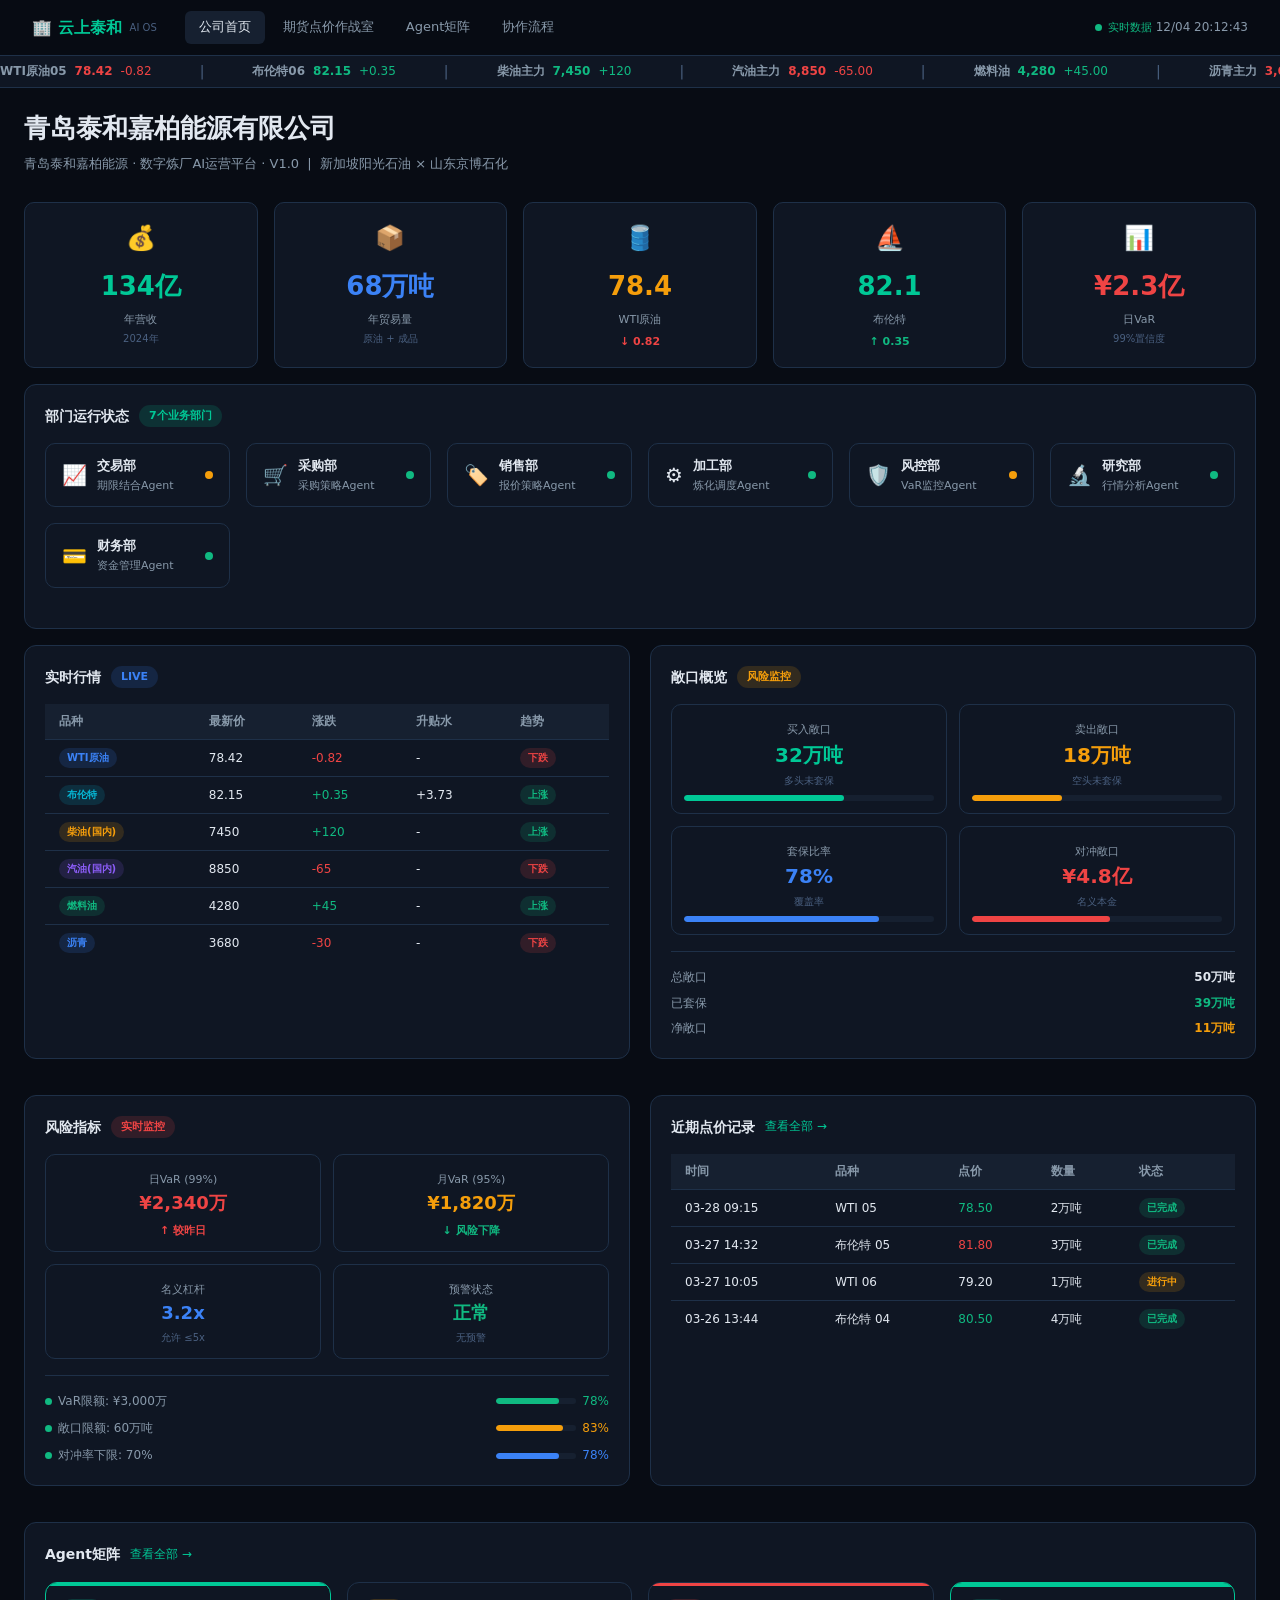
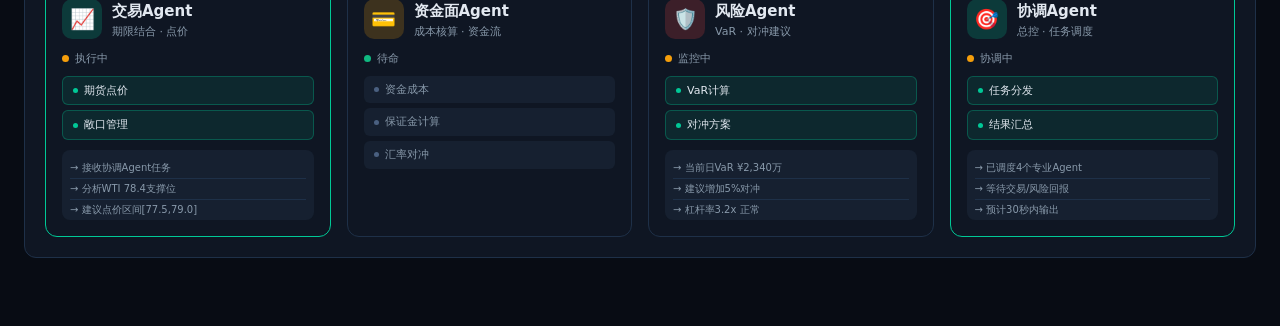
<file: index.html>
<!DOCTYPE html>
<html lang="zh-CN">
<head>
<meta charset="UTF-8">
<meta name="viewport" content="width=device-width, initial-scale=1.0">
<title>云上泰和 · 青岛泰和嘉柏能源有限公司</title>
<link rel="stylesheet" href="css/style.css">
</head>
<body>

<!-- Ticker -->
<div class="ticker-wrap" id="tickerWrap">
  <div class="ticker-inner" id="ticker"></div>
</div>

<!-- Navigation -->
<nav>
  <div class="brand">🏢 云上泰和 <span class="sub">AI OS</span></div>
  <a href="index.html" class="active">公司首页</a>
  <a href="trading.html">期货点价作战室</a>
  <a href="agents.html">Agent矩阵</a>
  <a href="flow.html">协作流程</a>
  <div class="spacer"></div>
  <div class="live-indicator">
    <div class="live-dot"></div>
    <span>实时数据</span>
  </div>
  <span class="time" id="clock">-</span>
</nav>

<div class="container">

  <!-- Hero -->
  <div style="margin-bottom:28px;">
    <h1 style="font-size:26px;font-weight:900;margin-bottom:4px;">青岛泰和嘉柏能源有限公司</h1>
    <p style="color:var(--text2);font-size:13px;">青岛泰和嘉柏能源 · 数字炼厂AI运营平台 · V1.0 &nbsp;|&nbsp; 新加坡阳光石油 × 山东京博石化</p>
  </div>

  <!-- KPI Row -->
  <div class="grid-5 mb-16">
    <div class="kpi-card">
      <div class="icon">💰</div>
      <div class="value" style="color:var(--accent);" id="kpi-revenue">134亿</div>
      <div class="label">年营收</div>
      <div class="sub">2024年</div>
    </div>
    <div class="kpi-card">
      <div class="icon">📦</div>
      <div class="value" style="color:var(--accent3);" id="kpi-volume">68万吨</div>
      <div class="label">年贸易量</div>
      <div class="sub">原油 + 成品</div>
    </div>
    <div class="kpi-card">
      <div class="icon">🛢️</div>
      <div class="value" style="color:#f59e0b;" id="kpi-crude">78.4</div>
      <div class="label">WTI原油</div>
      <div class="sub change down" id="kpi-crude-chg">↓ 0.82</div>
    </div>
    <div class="kpi-card">
      <div class="icon">⛵</div>
      <div class="value" style="color:#00c896;" id="kpi-brent">82.1</div>
      <div class="label">布伦特</div>
      <div class="sub change up" id="kpi-brent-chg">↑ 0.35</div>
    </div>
    <div class="kpi-card">
      <div class="icon">📊</div>
      <div class="value" style="color:var(--danger);" id="kpi-var">¥2.3亿</div>
      <div class="label">日VaR</div>
      <div class="sub">99%置信度</div>
    </div>
  </div>

  <!-- Department Status -->
  <div class="panel mb-16">
    <div class="panel-header">
      <div class="panel-title">部门运行状态</div>
      <span class="panel-badge">7个业务部门</span>
    </div>
    <div class="dept-status" id="deptStatus">
      <div class="dept-chip">
        <div class="dept-icon">📈</div>
        <div><div class="dept-name">交易部</div><div class="dept-agent">期限结合Agent</div></div>
        <div class="dept-status-dot busy"></div>
      </div>
      <div class="dept-chip">
        <div class="dept-icon">🛒</div>
        <div><div class="dept-name">采购部</div><div class="dept-agent">采购策略Agent</div></div>
        <div class="dept-status-dot idle"></div>
      </div>
      <div class="dept-chip">
        <div class="dept-icon">🏷️</div>
        <div><div class="dept-name">销售部</div><div class="dept-agent">报价策略Agent</div></div>
        <div class="dept-status-dot idle"></div>
      </div>
      <div class="dept-chip">
        <div class="dept-icon">⚙️</div>
        <div><div class="dept-name">加工部</div><div class="dept-agent">炼化调度Agent</div></div>
        <div class="dept-status-dot idle"></div>
      </div>
      <div class="dept-chip">
        <div class="dept-icon">🛡️</div>
        <div><div class="dept-name">风控部</div><div class="dept-agent">VaR监控Agent</div></div>
        <div class="dept-status-dot busy"></div>
      </div>
      <div class="dept-chip">
        <div class="dept-icon">🔬</div>
        <div><div class="dept-name">研究部</div><div class="dept-agent">行情分析Agent</div></div>
        <div class="dept-status-dot idle"></div>
      </div>
      <div class="dept-chip">
        <div class="dept-icon">💳</div>
        <div><div class="dept-name">财务部</div><div class="dept-agent">资金管理Agent</div></div>
        <div class="dept-status-dot idle"></div>
      </div>
    </div>
  </div>

  <!-- Main Grid -->
  <div class="grid-2 mb-16">

    <!-- Market Overview -->
    <div class="panel">
      <div class="panel-header">
        <div class="panel-title">实时行情</div>
        <span class="panel-badge info">LIVE</span>
      </div>
      <table class="data-table">
        <thead><tr><th>品种</th><th>最新价</th><th>涨跌</th><th>升贴水</th><th>趋势</th></tr></thead>
        <tbody id="marketTable">
          <tr><td><span class="tag tag-blue">WTI原油</span></td><td id="m-wti">78.42</td><td class="down" id="m-wti-chg">-0.82</td><td>-</td><td><span class="tag tag-red">下跌</span></td></tr>
          <tr><td><span class="tag tag-cyan">布伦特</span></td><td id="m-brent">82.15</td><td class="up" id="m-brent-chg">+0.35</td><td>+3.73</td><td><span class="tag tag-green">上涨</span></td></tr>
          <tr><td><span class="tag tag-yellow">柴油(国内)</span></td><td>7450</td><td class="up">+120</td><td>-</td><td><span class="tag tag-green">上涨</span></td></tr>
          <tr><td><span class="tag tag-purple">汽油(国内)</span></td><td>8850</td><td class="down">-65</td><td>-</td><td><span class="tag tag-red">下跌</span></td></tr>
          <tr><td><span class="tag tag-green">燃料油</span></td><td>4280</td><td class="up">+45</td><td>-</td><td><span class="tag tag-green">上涨</span></td></tr>
          <tr><td><span class="tag tag-blue">沥青</span></td><td>3680</td><td class="down">-30</td><td>-</td><td><span class="tag tag-red">下跌</span></td></tr>
        </tbody>
      </table>
    </div>

    <!-- Position Overview -->
    <div class="panel">
      <div class="panel-header">
        <div class="panel-title">敞口概览</div>
        <span class="panel-badge warn">风险监控</span>
      </div>
      <div class="grid-2" style="gap:12px;">
        <div class="kpi-card" style="padding:12px;">
          <div class="label">买入敞口</div>
          <div class="value" style="color:#00c896;font-size:20px;">32万吨</div>
          <div class="sub">多头未套保</div>
          <div class="progress-bar"><div class="progress-fill" style="width:64%;background:#00c896;"></div></div>
        </div>
        <div class="kpi-card" style="padding:12px;">
          <div class="label">卖出敞口</div>
          <div class="value" style="color:#f59e0b;font-size:20px;">18万吨</div>
          <div class="sub">空头未套保</div>
          <div class="progress-bar"><div class="progress-fill" style="width:36%;background:#f59e0b;"></div></div>
        </div>
        <div class="kpi-card" style="padding:12px;">
          <div class="label">套保比率</div>
          <div class="value" style="color:var(--accent3);font-size:20px;">78%</div>
          <div class="sub">覆盖率</div>
          <div class="progress-bar"><div class="progress-fill" style="width:78%;background:var(--accent3);"></div></div>
        </div>
        <div class="kpi-card" style="padding:12px;">
          <div class="label">对冲敞口</div>
          <div class="value" style="color:var(--danger);font-size:20px;">¥4.8亿</div>
          <div class="sub">名义本金</div>
          <div class="progress-bar"><div class="progress-fill" style="width:55%;background:var(--danger);"></div></div>
        </div>
      </div>
      <div class="divider"></div>
      <div style="font-size:12px;color:var(--text2);">
        <div style="display:flex;justify-content:space-between;margin-bottom:6px;">
          <span>总敞口</span><span style="color:var(--text);font-weight:600;">50万吨</span>
        </div>
        <div style="display:flex;justify-content:space-between;margin-bottom:6px;">
          <span>已套保</span><span style="color:var(--success);font-weight:600;">39万吨</span>
        </div>
        <div style="display:flex;justify-content:space-between;">
          <span>净敞口</span><span style="color:var(--warn);font-weight:600;">11万吨</span>
        </div>
      </div>
    </div>
  </div>

  <!-- Risk & Trading -->
  <div class="grid-2 mb-16">

    <!-- Risk Panel -->
    <div class="panel">
      <div class="panel-header">
        <div class="panel-title">风险指标</div>
        <span class="panel-badge danger">实时监控</span>
      </div>
      <div style="display:grid;grid-template-columns:1fr 1fr;gap:12px;">
        <div class="kpi-card" style="padding:12px;">
          <div class="label">日VaR (99%)</div>
          <div class="value" style="color:var(--danger);font-size:18px;">¥2,340万</div>
          <div class="change down">↑ 较昨日</div>
        </div>
        <div class="kpi-card" style="padding:12px;">
          <div class="label">月VaR (95%)</div>
          <div class="value" style="color:var(--warn);font-size:18px;">¥1,820万</div>
          <div class="change up">↓ 风险下降</div>
        </div>
        <div class="kpi-card" style="padding:12px;">
          <div class="label">名义杠杆</div>
          <div class="value" style="color:var(--accent3);font-size:18px;">3.2x</div>
          <div class="sub">允许 ≤5x</div>
        </div>
        <div class="kpi-card" style="padding:12px;">
          <div class="label">预警状态</div>
          <div class="value" style="color:var(--success);font-size:18px;">正常</div>
          <div class="sub">无预警</div>
        </div>
      </div>
      <div class="divider"></div>
      <div style="font-size:12px;">
        <div style="display:flex;align-items:center;gap:6px;margin-bottom:8px;">
          <span class="status-dot idle"></span>
          <span style="color:var(--text2);">VaR限额: ¥3,000万</span>
          <div style="margin-left:auto;background:var(--surface2);border-radius:4px;height:6px;width:80px;overflow:hidden;"><div style="width:78%;height:100%;background:var(--success);border-radius:4px;"></div></div>
          <span style="color:var(--success);">78%</span>
        </div>
        <div style="display:flex;align-items:center;gap:6px;margin-bottom:8px;">
          <span class="status-dot idle"></span>
          <span style="color:var(--text2);">敞口限额: 60万吨</span>
          <div style="margin-left:auto;background:var(--surface2);border-radius:4px;height:6px;width:80px;overflow:hidden;"><div style="width:83%;height:100%;background:var(--warn);border-radius:4px;"></div></div>
          <span style="color:var(--warn);">83%</span>
        </div>
        <div style="display:flex;align-items:center;gap:6px;">
          <span class="status-dot idle"></span>
          <span style="color:var(--text2);">对冲率下限: 70%</span>
          <div style="margin-left:auto;background:var(--surface2);border-radius:4px;height:6px;width:80px;overflow:hidden;"><div style="width:78%;height:100%;background:var(--accent3);border-radius:4px;"></div></div>
          <span style="color:var(--accent3);">78%</span>
        </div>
      </div>
    </div>

    <!-- Recent Hedges -->
    <div class="panel">
      <div class="panel-header">
        <div class="panel-title">近期点价记录</div>
        <a href="trading.html" style="font-size:12px;color:var(--accent);">查看全部 →</a>
      </div>
      <table class="data-table">
        <thead><tr><th>时间</th><th>品种</th><th>点价</th><th>数量</th><th>状态</th></tr></thead>
        <tbody id="hedgeTable">
          <tr><td>03-28 09:15</td><td>WTI 05</td><td class="up">78.50</td><td>2万吨</td><td><span class="tag tag-green">已完成</span></td></tr>
          <tr><td>03-27 14:32</td><td>布伦特 05</td><td class="down">81.80</td><td>3万吨</td><td><span class="tag tag-green">已完成</span></td></tr>
          <tr><td>03-27 10:05</td><td>WTI 06</td><td>79.20</td><td>1万吨</td><td><span class="tag tag-yellow">进行中</span></td></tr>
          <tr><td>03-26 13:44</td><td>布伦特 04</td><td class="up">80.50</td><td>4万吨</td><td><span class="tag tag-green">已完成</span></td></tr>
        </tbody>
      </table>
    </div>
  </div>

  <!-- Agent Matrix Summary -->
  <div class="panel">
    <div class="panel-header">
      <div class="panel-title">Agent矩阵</div>
      <a href="agents.html" style="font-size:12px;color:var(--accent);">查看全部 →</a>
    </div>
    <div class="grid-4">
      <div class="agent-card trading active" style="cursor:default;">
        <div class="agent-header">
          <div class="agent-icon">📈</div>
          <div><div class="agent-name">交易Agent</div><div class="agent-role">期限结合 · 点价</div></div>
        </div>
        <div class="agent-status-row"><span class="status-dot busy"></span><span class="status-text">执行中</span></div>
        <div class="skill active"><div class="skill-dot"></div><span class="skill-name">期货点价</span></div>
        <div class="skill active"><div class="skill-dot"></div><span class="skill-name">敞口管理</span></div>
        <div class="agent-log"><div class="line">→ 接收协调Agent任务</div><div class="line">→ 分析WTI 78.4支撑位</div><div class="line">→ 建议点价区间[77.5,79.0]</div></div>
      </div>
      <div class="agent-card capital">
        <div class="agent-header">
          <div class="agent-icon" style="background:rgba(245,158,11,0.2);">💳</div>
          <div><div class="agent-name">资金面Agent</div><div class="agent-role">成本核算 · 资金流</div></div>
        </div>
        <div class="agent-status-row"><span class="status-dot idle"></span><span class="status-text">待命</span></div>
        <div class="skill"><div class="skill-dot"></div><span class="skill-name">资金成本</span></div>
        <div class="skill"><div class="skill-dot"></div><span class="skill-name">保证金计算</span></div>
        <div class="skill"><div class="skill-dot"></div><span class="skill-name">汇率对冲</span></div>
      </div>
      <div class="agent-card risk">
        <div class="agent-header">
          <div class="agent-icon" style="background:rgba(239,68,68,0.2);">🛡️</div>
          <div><div class="agent-name">风险Agent</div><div class="agent-role">VaR · 对冲建议</div></div>
        </div>
        <div class="agent-status-row"><span class="status-dot busy"></span><span class="status-text">监控中</span></div>
        <div class="skill active"><div class="skill-dot"></div><span class="skill-name">VaR计算</span></div>
        <div class="skill active"><div class="skill-dot"></div><span class="skill-name">对冲方案</span></div>
        <div class="agent-log"><div class="line">→ 当前日VaR ¥2,340万</div><div class="line">→ 建议增加5%对冲</div><div class="line">→ 杠杆率3.2x 正常</div></div>
      </div>
      <div class="agent-card master" style="border-color:var(--accent);">
        <div class="agent-header">
          <div class="agent-icon" style="background:rgba(0,200,150,0.2);">🎯</div>
          <div><div class="agent-name">协调Agent</div><div class="agent-role">总控 · 任务调度</div></div>
        </div>
        <div class="agent-status-row"><span class="status-dot busy"></span><span class="status-text">协调中</span></div>
        <div class="skill active"><div class="skill-dot"></div><span class="skill-name">任务分发</span></div>
        <div class="skill active"><div class="skill-dot"></div><span class="skill-name">结果汇总</span></div>
        <div class="agent-log"><div class="line">→ 已调度4个专业Agent</div><div class="line">→ 等待交易/风险回报</div><div class="line">→ 预计30秒内输出</div></div>
      </div>
    </div>
  </div>

</div>

<script>
// Clock
function updateClock(){
  const now=new Date();
  document.getElementById('clock').textContent=now.toLocaleString('zh-CN',{month:'2-digit',day:'2-digit',hour:'2-digit',minute:'2-digit',second:'2-digit',hour12:false});
}
setInterval(updateClock,1000); updateClock();

// Ticker Data
const tickers=[
  {sym:'WTI原油05',price:78.42,chg:-0.82},
  {sym:'布伦特06',price:82.15,chg:0.35},
  {sym:'柴油主力',price:7450,chg:120},
  {sym:'汽油主力',price:8850,chg:-65},
  {sym:'燃料油',price:4280,chg:45},
  {sym:'沥青主力',price:3680,chg:-30},
  {sym:'沪铜主力',price:72800,chg:320},
  {sym:'美元/人民币',price:7.2480,chg:-0.0032},
];
function renderTicker(){
  const inner=document.getElementById('ticker');
  const items=tickers.map(t=>{
    const cls=t.chg>=0?'up':'down';
    const sign=t.chg>=0?'+':'';
    return `<div class="ticker-item"><span class="sym">${t.sym}</span><span class="price ${cls}">${typeof t.price==='number'&&t.price<100?t.price.toFixed(2):t.price.toLocaleString()}</span><span class="${cls}">${sign}${typeof t.chg==='number'&&Math.abs(t.chg)<100?t.chg.toFixed(2):t.chg}</span></div><span class="ticker-sep">|</span>`;
  }).join('');
  inner.innerHTML=items+items;
}
renderTicker();

// Simulate market updates
function updatePrices(){
  tickers.forEach(t=>{
    const delta=(Math.random()-0.5)*0.3;
    t.price=Math.round((t.price+delta)*100)/100;
    t.chg=Math.round((t.chg+(Math.random()-0.5)*0.1)*100)/100;
  });
  // Update DOM
  document.querySelector('#marketTable tr:nth-child(1) td:nth-child(2)').textContent=document.querySelector('#marketTable tr:nth-child(1) td:nth-child(2)').textContent;
  renderTicker();
}
setInterval(updatePrices,8000);
</script>
</body>
</html>
</file>
<file: css/style.css>
:root{
  --bg:#080c14;
  --surface:#0f1623;
  --surface2:#162030;
  --surface3:#1c2a40;
  --border:#1e3048;
  --accent:#00c896;
  --accent2:#f59e0b;
  --accent3:#3b82f6;
  --warn:#f59e0b;
  --danger:#ef4444;
  --success:#10b981;
  --text:#e2e8f0;
  --text2:#8899aa;
  --text3:#4a6080;
}
*{box-sizing:border-box;margin:0;padding:0;}
html{font-size:14px;}
body{font-family:'PingFang SC','Microsoft YaHei',system-ui,sans-serif;background:var(--bg);color:var(--text);line-height:1.6;min-height:100vh;}
a{color:inherit;text-decoration:none;}

/* Scrollbar */
::-webkit-scrollbar{width:6px;height:6px;}
::-webkit-scrollbar-track{background:var(--surface);}
::-webkit-scrollbar-thumb{background:var(--border);border-radius:3px;}

/* Animations */
@keyframes pulse{0%,100%{opacity:1;}50%{opacity:0.4;}}
@keyframes glow{0%,100%{box-shadow:0 0 12px rgba(0,200,150,0.2);}50%{box-shadow:0 0 30px rgba(0,200,150,0.5);}}
@keyframes glow2{0%,100%{box-shadow:0 0 12px rgba(245,158,11,0.2);}50%{box-shadow:0 0 30px rgba(245,158,11,0.5);}}
@keyframes fadeIn{from{opacity:0;transform:translateY(-6px);}to{opacity:1;transform:translateY(0);}}
@keyframes slideIn{from{opacity:0;transform:translateX(-12px);}to{opacity:1;transform:translateX(0);}}
@keyframes ticker{0%{transform:translateX(0);}100%{transform:translateX(-50%);}}
@keyframes blink{0%,100%{opacity:1;}50%{opacity:0;}}
@keyframes flowDot{0%{opacity:0;transform:scale(0.5);}20%{opacity:1;transform:scale(1);}80%{opacity:1;transform:scale(1);}100%{opacity:0;transform:scale(0.5);}}

/* Navigation */
nav{position:fixed;top:0;left:0;right:0;z-index:1000;background:rgba(8,12,20,0.96);backdrop-filter:blur(16px);border-bottom:1px solid var(--border);padding:0 32px;display:flex;align-items:center;height:56px;gap:4px;}
nav .brand{font-weight:800;font-size:16px;color:var(--accent);margin-right:24px;white-space:nowrap;display:flex;align-items:center;gap:8px;}
nav .brand .sub{font-size:10px;color:var(--text3);font-weight:400;}
nav a{color:var(--text2);text-decoration:none;font-size:13px;padding:6px 14px;border-radius:6px;transition:all 0.2s;white-space:nowrap;}
nav a:hover,nav a.active{color:var(--text);background:var(--surface2);}
nav .spacer{flex:1;}
nav .live-indicator{display:flex;align-items:center;gap:6px;font-size:11px;color:var(--success);}
nav .live-dot{width:7px;height:7px;border-radius:50%;background:var(--success);animation:pulse 1.5s infinite;}
nav .time{font-size:12px;color:var(--text2);font-variant-numeric:tabular-nums;}

/* Ticker */
.ticker-wrap{position:fixed;top:56px;left:0;right:0;z-index:999;background:var(--surface);border-bottom:1px solid var(--border);overflow:hidden;height:32px;display:flex;align-items:center;}
.ticker-inner{display:flex;gap:48px;white-space:nowrap;animation:ticker 30s linear infinite;align-items:center;}
.ticker-item{display:flex;align-items:center;gap:8px;font-size:12px;}
.ticker-item .sym{color:var(--text2);font-weight:600;}
.ticker-item .price{font-weight:700;color:var(--text);}
.ticker-item .up{color:var(--success);}
.ticker-item .down{color:var(--danger);}
.ticker-sep{color:var(--text3);}

/* Container */
.container{max-width:1440px;margin:0 auto;padding:108px 24px 48px;}
.container-narrow{max-width:1100px;margin:0 auto;padding:108px 24px 48px;}

/* Panels */
.panel{background:var(--surface);border:1px solid var(--border);border-radius:12px;padding:20px;margin-bottom:20px;}
.panel-header{display:flex;align-items:center;gap:10px;margin-bottom:16px;}
.panel-title{font-size:14px;font-weight:700;color:var(--text);}
.panel-badge{padding:2px 10px;border-radius:20px;font-size:11px;font-weight:600;background:rgba(0,200,150,0.15);color:var(--accent);}
.panel-badge.warn{background:rgba(245,158,11,0.15);color:var(--warn);}
.panel-badge.danger{background:rgba(239,68,68,0.15);color:var(--danger);}
.panel-badge.success{background:rgba(16,185,129,0.15);color:var(--success);}
.panel-badge.info{background:rgba(59,130,246,0.15);color:var(--accent3);}

/* Grids */
.grid-2{display:grid;grid-template-columns:1fr 1fr;gap:20px;}
.grid-3{display:grid;grid-template-columns:repeat(3,1fr);gap:20px;}
.grid-4{display:grid;grid-template-columns:repeat(4,1fr);gap:16px;}
.grid-5{display:grid;grid-template-columns:repeat(5,1fr);gap:16px;}
.grid-2-3{display:grid;grid-template-columns:2fr 3fr;gap:20px;}

/* KPI Cards */
.kpi-card{background:var(--surface);border:1px solid var(--border);border-radius:10px;padding:16px;text-align:center;transition:border-color 0.3s;}
.kpi-card:hover{border-color:var(--accent);}
.kpi-card .icon{font-size:24px;margin-bottom:8px;}
.kpi-card .value{font-size:26px;font-weight:800;font-variant-numeric:tabular-nums;}
.kpi-card .label{font-size:11px;color:var(--text2);margin-top:4px;}
.kpi-card .sub{font-size:10px;color:var(--text3);margin-top:2px;}
.kpi-card .change{font-size:11px;margin-top:4px;font-weight:600;}
.kpi-card .change.up{color:var(--success);}
.kpi-card .change.down{color:var(--danger);}

/* Data Table */
.data-table{width:100%;border-collapse:collapse;font-size:12px;}
.data-table th{background:var(--surface2);padding:8px 14px;text-align:left;color:var(--text2);font-weight:600;border-bottom:1px solid var(--border);}
.data-table td{padding:8px 14px;border-bottom:1px solid var(--border);font-variant-numeric:tabular-nums;}
.data-table tr:last-child td{border:none;}
.data-table .up{color:var(--success);}
.data-table .down{color:var(--danger);}
.data-table .tag{padding:2px 8px;border-radius:10px;font-size:10px;font-weight:600;}
.data-table .tag-green{background:rgba(16,185,129,0.15);color:var(--success);}
.data-table .tag-red{background:rgba(239,68,68,0.15);color:var(--danger);}
.data-table .tag-yellow{background:rgba(245,158,11,0.15);color:var(--warn);}
.data-table .tag-blue{background:rgba(59,130,246,0.15);color:var(--accent3);}

/* Agent Card */
.agent-card{background:var(--surface);border:1px solid var(--border);border-radius:12px;padding:16px;transition:all 0.3s;position:relative;overflow:hidden;cursor:pointer;}
.agent-card:hover{border-color:var(--accent);transform:translateY(-2px);}
.agent-card::before{content:'';position:absolute;top:0;left:0;right:0;height:3px;}
.agent-card.trading::before{background:#00c896;}
.agent-card.purchase::before{background:#3b82f6;}
.agent-card.sales::before{background:#f59e0b;}
.agent-card.processing::before{background:#8b5cf6;}
.agent-card.risk::before{background:#ef4444;}
.agent-card.research::before{background:#06b6d4;}
.agent-card.finance::before{background:#10b981;}
.agent-card.legal::before{background:#6b7280;}
.agent-card.hr::before{background:#ec4899;}
.agent-card.master::before{background:var(--accent);height:4px;}
.agent-card.active{border-color:var(--accent);animation:glow 2.5s infinite;}
.agent-card.busy{border-color:var(--warn);animation:glow2 2s infinite;}
.agent-header{display:flex;align-items:center;gap:10px;margin-bottom:10px;}
.agent-icon{width:40px;height:40px;border-radius:10px;display:flex;align-items:center;justify-content:center;font-size:20px;flex-shrink:0;}
.trading .agent-icon{background:rgba(0,200,150,0.2);}
.purchase .agent-icon{background:rgba(59,130,246,0.2);}
.sales .agent-icon{background:rgba(245,158,11,0.2);}
.processing .agent-icon{background:rgba(139,92,246,0.2);}
.risk .agent-icon{background:rgba(239,68,68,0.2);}
.research .agent-icon{background:rgba(6,182,212,0.2);}
.finance .agent-icon{background:rgba(16,185,129,0.2);}
.agent-name{font-size:15px;font-weight:700;}
.agent-role{font-size:11px;color:var(--text2);}
.agent-status-row{display:flex;align-items:center;gap:6px;margin-bottom:8px;}
.status-dot{width:7px;height:7px;border-radius:50%;flex-shrink:0;}
.status-dot.idle{background:var(--success);}
.status-dot.busy{background:var(--warn);animation:pulse 0.8s infinite;}
.status-dot.error{background:var(--danger);}
.status-text{font-size:11px;color:var(--text2);}
.skill{display:flex;align-items:center;gap:6px;padding:5px 10px;background:var(--surface2);border-radius:6px;margin-bottom:5px;font-size:11px;color:var(--text2);}
.skill-dot{width:5px;height:5px;border-radius:50%;background:var(--text3);}
.skill.active{background:rgba(0,200,150,0.1);border:1px solid rgba(0,200,150,0.3);color:var(--text);}
.skill.active .skill-dot{background:var(--accent);}
.skill-name{flex:1;}
.agent-log{background:var(--surface2);border-radius:8px;padding:8px;max-height:70px;overflow-y:auto;font-size:10px;color:var(--text2);margin-top:10px;}
.agent-log .line{padding:2px 0;border-bottom:1px solid var(--border);}

/* Signal Card */
.signal-card{background:var(--surface);border:2px solid var(--border);border-radius:12px;padding:20px;text-align:center;margin-bottom:20px;}
.signal-card.buy{border-color:var(--success);background:rgba(16,185,129,0.06);}
.signal-card.sell{border-color:var(--danger);background:rgba(239,68,68,0.06);}
.signal-card.hold{border-color:var(--warn);background:rgba(245,158,11,0.06);}
.signal-card.wait{border-color:var(--border);background:rgba(0,0,0,0.2);}
.signal-label{font-size:11px;color:var(--text2);margin-bottom:8px;}
.signal-action{font-size:32px;font-weight:900;margin-bottom:8px;}
.signal-card.buy .signal-action{color:var(--success);}
.signal-card.sell .signal-action{color:var(--danger);}
.signal-card.hold .signal-action{color:var(--warn);}
.signal-card.wait .signal-action{color:var(--text3);}
.signal-detail{font-size:12px;color:var(--text2);}

/* Buttons */
.btn{padding:9px 20px;border-radius:8px;font-size:13px;font-weight:600;cursor:pointer;border:none;transition:all 0.2s;display:inline-flex;align-items:center;gap:6px;}
.btn-primary{background:var(--accent);color:#000;}
.btn-primary:hover{background:#00e0aa;}
.btn-primary:disabled{background:var(--border);cursor:not-allowed;}
.btn-danger{background:var(--danger);color:#fff;}
.btn-outline{background:transparent;color:var(--text2);border:1px solid var(--border);}
.btn-outline:hover{border-color:var(--accent);color:var(--accent);}
.btn-sm{padding:6px 14px;font-size:12px;}
.controls{display:flex;gap:10px;align-items:center;flex-wrap:wrap;margin-bottom:20px;}

/* Message Flow */
.msg-flow{min-height:160px;max-height:220px;overflow-y:auto;background:var(--surface2);border-radius:8px;padding:10px;}
.msg-row{display:flex;align-items:flex-start;gap:8px;padding:7px 10px;background:var(--surface);border-radius:6px;margin-bottom:5px;font-size:12px;animation:fadeIn 0.3s;}
.msg-time{color:var(--text3);font-size:10px;min-width:42px;}
.msg-agent{font-weight:600;min-width:64px;}
.msg-agent.master{color:var(--accent);}
.msg-agent.trading{color:#00c896;}
.msg-agent.capital{color:#f59e0b;}
.msg-agent.risk{color:#ef4444;}
.msg-agent.research{color:#06b6d4;}
.msg-agent.purchase{color:#3b82f6;}
.msg-agent.sales{color:#f59e0b;}
.msg-text{flex:1;color:var(--text2);}
.msg-arrow{color:var(--text3);font-size:10px;}

/* Execution Log */
.exec-log{max-height:240px;overflow-y:auto;font-size:11px;font-family:'Courier New',monospace;background:var(--surface2);border-radius:8px;padding:10px;}
.exec-entry{padding:5px 8px;border-bottom:1px solid var(--border);display:flex;gap:8px;}
.exec-entry:last-child{border:none;}
.exec-time{color:var(--text3);min-width:46px;}
.exec-agent{font-weight:600;min-width:80px;}
.exec-msg{flex:1;}
.exec-entry.success .exec-msg{color:var(--success);}
.exec-entry.warn .exec-msg{color:var(--warn);}
.exec-entry.error .exec-msg{color:var(--danger);}
.exec-entry.info .exec-msg{color:var(--accent3);}

/* Progress Bar */
.progress-bar{height:6px;background:var(--surface2);border-radius:3px;overflow:hidden;margin-top:6px;}
.progress-fill{height:100%;border-radius:3px;background:var(--accent);transition:width 0.5s;}

/* Flow Diagram */
.flow-diagram{position:relative;padding:24px 0;}
.flow-node{display:flex;flex-direction:column;align-items:center;gap:8px;cursor:pointer;transition:transform 0.2s;}
.flow-node:hover{transform:scale(1.05);}
.flow-node-icon{width:60px;height:60px;border-radius:14px;display:flex;align-items:center;justify-content:center;font-size:26px;border:2px solid var(--border);background:var(--surface);transition:all 0.3s;}
.flow-node.active .flow-node-icon{border-color:var(--accent);background:rgba(0,200,150,0.1);}
.flow-node.done .flow-node-icon{border-color:var(--success);background:rgba(16,185,129,0.1);}
.flow-node-name{font-size:12px;font-weight:600;text-align:center;}
.flow-node-sub{font-size:10px;color:var(--text3);text-align:center;}
.flow-row{display:flex;justify-content:space-between;align-items:flex-start;position:relative;gap:12px;}
.flow-col{display:flex;flex-direction:column;gap:20px;min-width:120px;align-items:center;}
.flow-connector{position:absolute;top:0;left:50%;transform:translateX(-50%);width:2px;height:100%;background:var(--border);}
.flow-arrow{font-size:12px;color:var(--text3);margin:4px 0;}

/* Department Status */
.dept-status{display:grid;grid-template-columns:repeat(auto-fit,minmax(180px,1fr));gap:16px;margin-bottom:20px;}
.dept-chip{background:var(--surface);border:1px solid var(--border);border-radius:10px;padding:12px 16px;display:flex;align-items:center;gap:10px;transition:border-color 0.3s;}
.dept-chip:hover{border-color:var(--accent);}
.dept-chip .dept-icon{font-size:20px;}
.dept-chip .dept-name{font-size:13px;font-weight:600;}
.dept-chip .dept-agent{font-size:11px;color:var(--text2);}
.dept-chip .dept-status-dot{width:8px;height:8px;border-radius:50%;margin-left:auto;flex-shrink:0;}
.dept-chip .dept-status-dot.idle{background:var(--success);}
.dept-chip .dept-status-dot.busy{background:var(--warn);animation:pulse 0.8s infinite;}
.dept-chip .dept-status-dot.error{background:var(--danger);}

/* Price Display */
.price-big{font-size:36px;font-weight:900;font-variant-numeric:tabular-nums;}
.price-med{font-size:22px;font-weight:800;font-variant-numeric:tabular-nums;}
.price-up{color:var(--success);}
.price-down{color:var(--danger);}

/* Tag */
.tag{display:inline-flex;align-items:center;gap:4px;padding:3px 10px;border-radius:20px;font-size:11px;font-weight:600;}
.tag-green{background:rgba(16,185,129,0.15);color:var(--success);}
.tag-red{background:rgba(239,68,68,0.15);color:var(--danger);}
.tag-yellow{background:rgba(245,158,11,0.15);color:var(--warn);}
.tag-blue{background:rgba(59,130,246,0.15);color:var(--accent3);}
.tag-purple{background:rgba(139,92,246,0.15);color:#8b5cf6;}
.tag-cyan{background:rgba(6,182,212,0.15);color:#06b6d4;}

/* Misc */
.text-success{color:var(--success);}
.text-danger{color:var(--danger);}
.text-warn{color:var(--warn);}
.text-muted{color:var(--text2);}
.divider{height:1px;background:var(--border);margin:16px 0;}
.flex{display:flex;}
.flex-center{display:flex;align-items:center;justify-content:center;}
.gap-8{gap:8px;}
.gap-12{gap:12px;}
.gap-16{gap:16px;}
.mt-8{margin-top:8px;}
.mt-12{margin-top:12px;}
.mt-16{margin-top:16px;}
.mb-8{margin-bottom:8px;}
.mb-12{margin-bottom:12px;}
.mb-16{margin-bottom:16px;}

/* Responsive */
@media(max-width:1024px){
  .grid-2,.grid-2-3{grid-template-columns:1fr;}
  .grid-4,.grid-5{grid-template-columns:repeat(2,1fr);}
  .kpi-card .value{font-size:20px;}
}
@media(max-width:768px){
  nav{padding:0 12px;gap:2px;}
  nav a{padding:6px 8px;font-size:12px;}
  .container{padding:96px 12px 32px;}
  .grid-3,.grid-4,.grid-5{grid-template-columns:1fr 1fr;}
}
</file>
